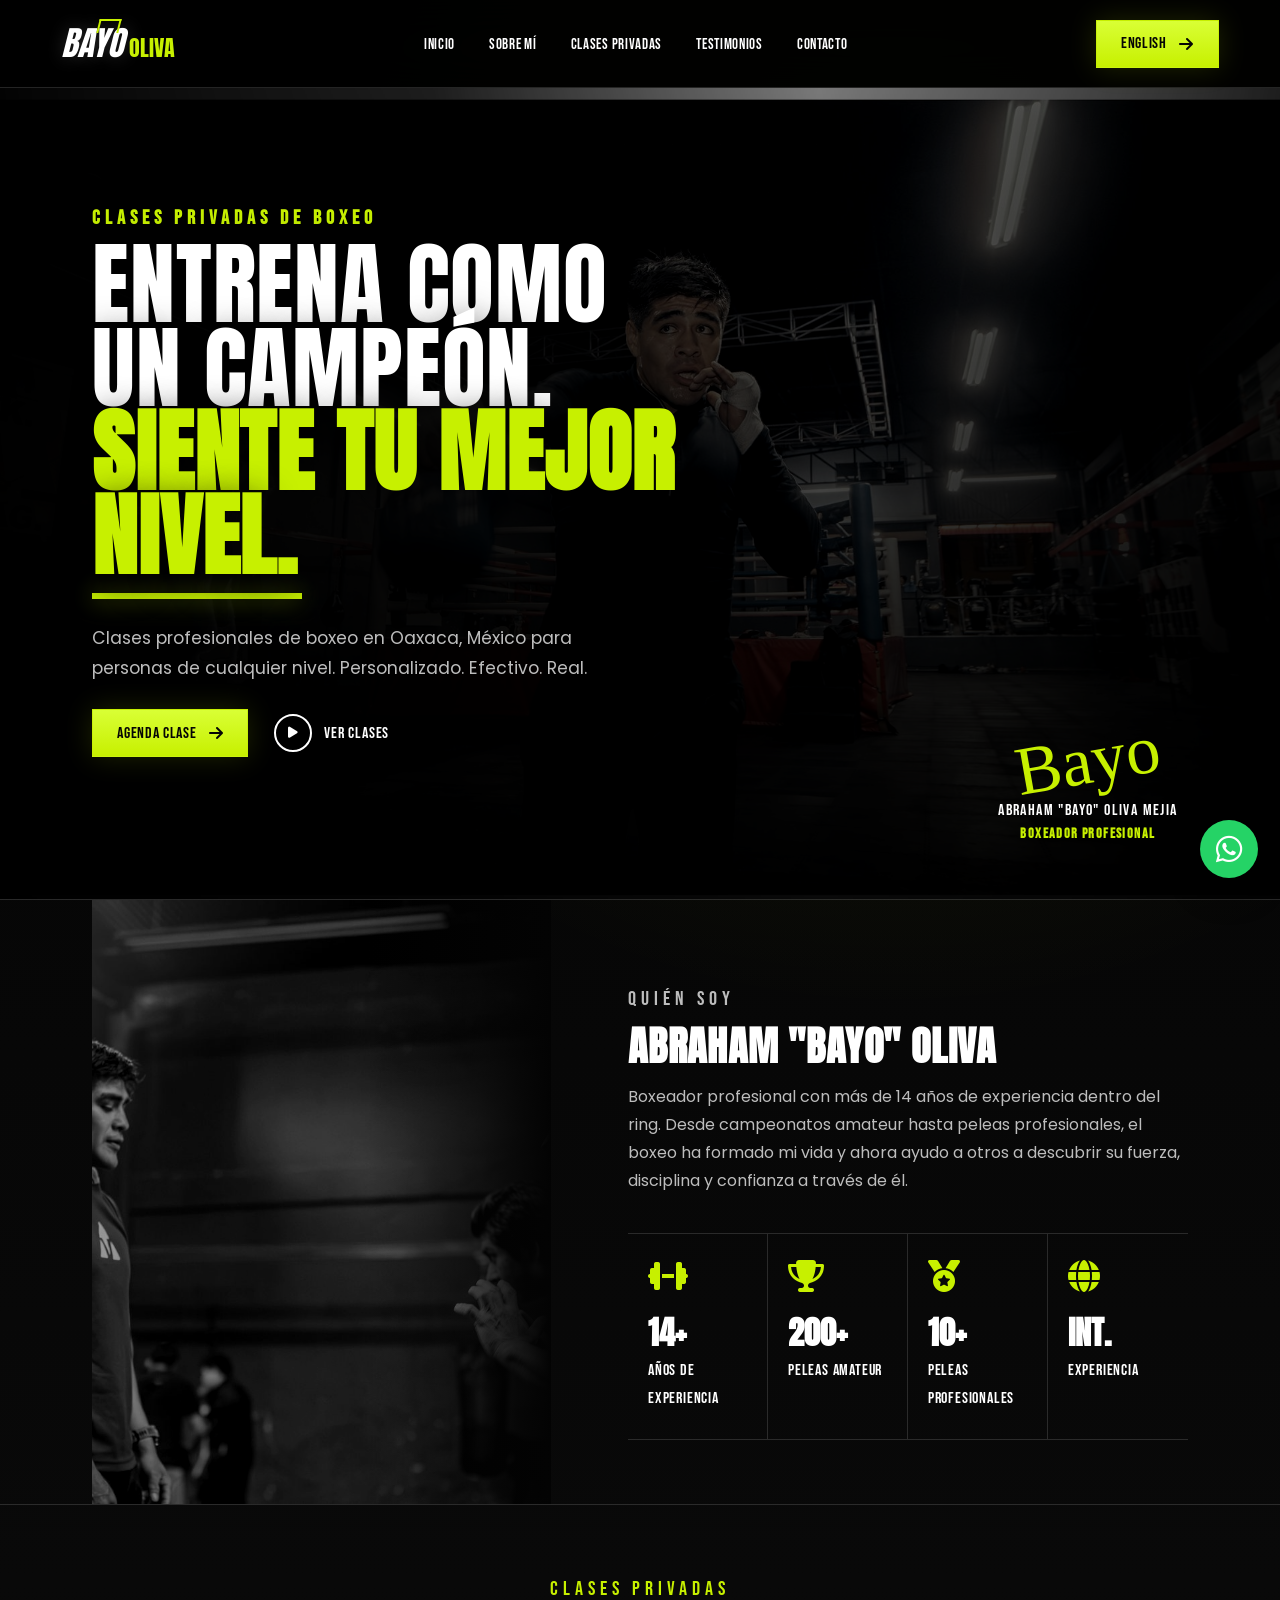
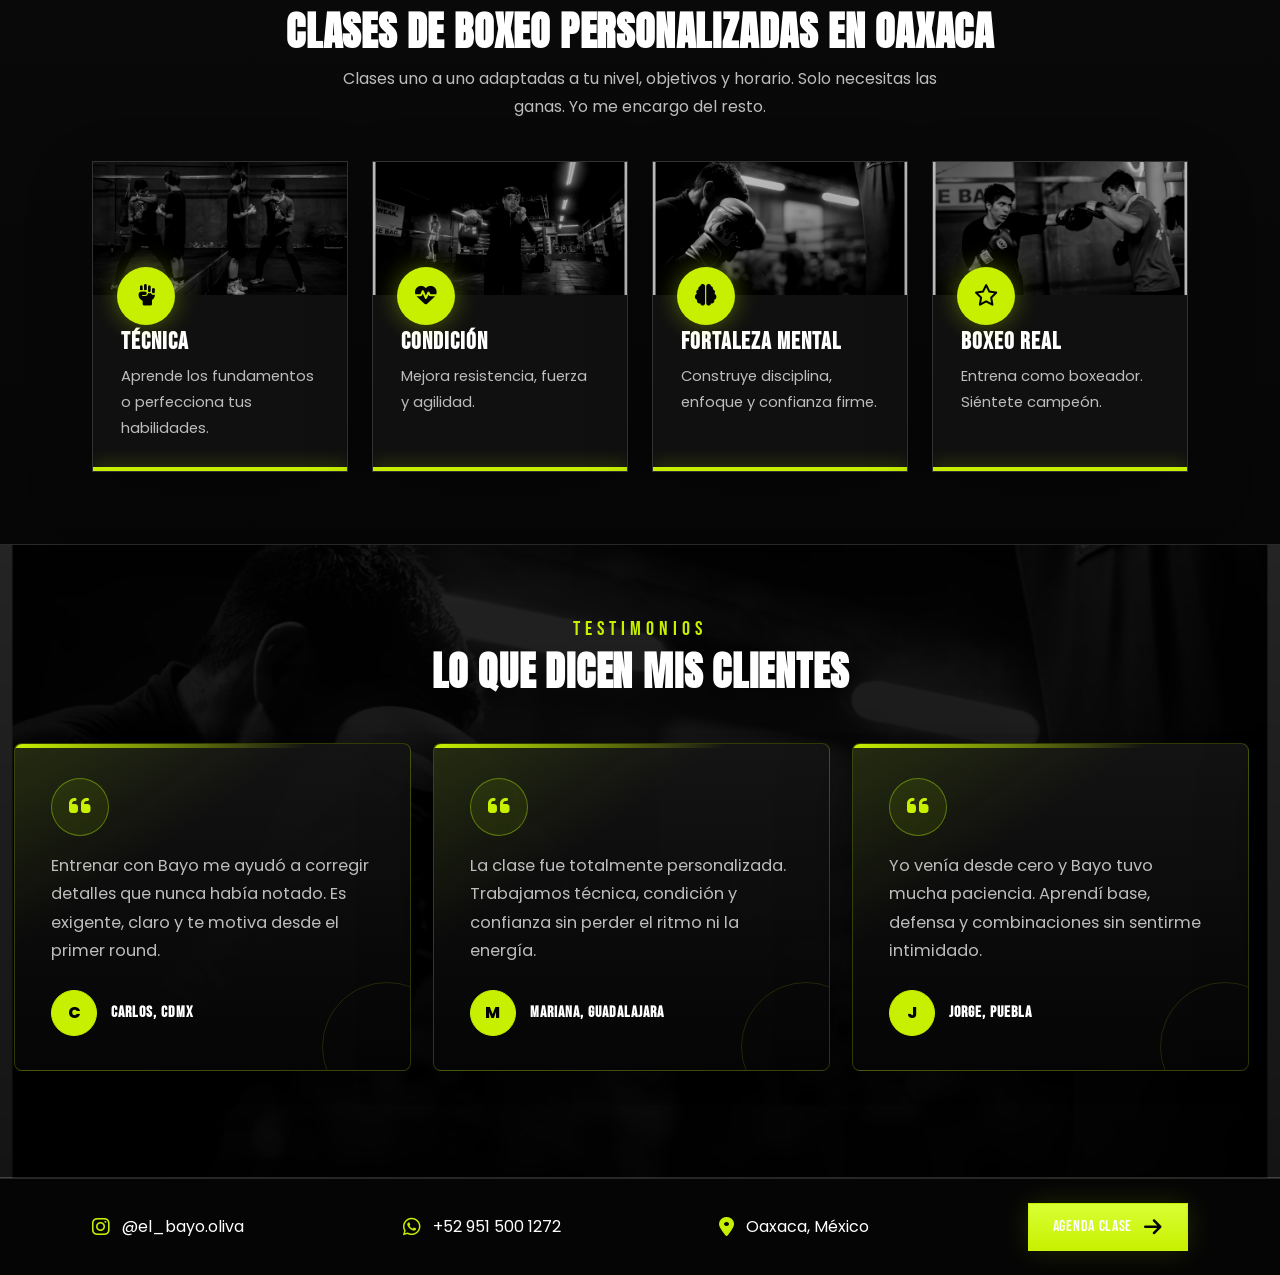
<file: index.html>
<!DOCTYPE html>
<html lang="es">
<head>

    <meta charset="UTF-8">
    <meta name="viewport" content="width=device-width, initial-scale=1.0">

    <title>Clases Privadas de Boxeo | Bayo Oliva</title>

    <meta
        name="description"
        content="Clases privadas de boxeo en Oaxaca, México con Bayo Oliva. Entrenamiento personalizado de técnica, condición, mentalidad y boxeo real."
    >

    <link rel="canonical" href="https://www.bayocoach.com/">
    <link rel="alternate" hreflang="es" href="https://www.bayocoach.com/">
    <link rel="alternate" hreflang="en" href="https://www.bayocoach.com/en/">
    <link rel="alternate" hreflang="x-default" href="https://www.bayocoach.com/">

    <meta property="og:type" content="website">
    <meta property="og:locale" content="es_MX">
    <meta property="og:title" content="Clases Privadas de Boxeo | Bayo Oliva">
    <meta
        property="og:description"
        content="Clases privadas de boxeo en Oaxaca, México con Bayo Oliva. Entrenamiento personalizado para técnica, condición, mentalidad y boxeo real."
    >
    <meta property="og:url" content="https://www.bayocoach.com/">
    <meta property="og:image" content="https://www.bayocoach.com/assets/hero/hero.jpg">

    <meta name="twitter:card" content="summary_large_image">
    <meta name="twitter:title" content="Clases Privadas de Boxeo | Bayo Oliva">
    <meta
        name="twitter:description"
        content="Clases privadas de boxeo en Oaxaca, México con Bayo Oliva. Entrenamiento personalizado para técnica, condición, mentalidad y boxeo real."
    >
    <meta name="twitter:image" content="https://www.bayocoach.com/assets/hero/hero.jpg">

    <script type="application/ld+json">
    {
        "@context": "https://schema.org",
        "@type": "SportsActivityLocation",
        "name": "Bayo Oliva",
        "url": "https://www.bayocoach.com/",
        "image": "https://www.bayocoach.com/assets/hero/hero.jpg",
        "telephone": "+529515001272",
        "address": {
            "@type": "PostalAddress",
            "addressLocality": "Oaxaca",
            "addressCountry": "MX"
        },
        "areaServed": {
            "@type": "Place",
            "name": "Oaxaca, México"
        },
        "sameAs": [
            "https://www.instagram.com/el_bayo.oliva"
        ],
        "contactPoint": {
            "@type": "ContactPoint",
            "telephone": "+529515001272",
            "contactType": "Reservas por WhatsApp",
            "url": "https://wa.me/529515001272"
        },
        "makesOffer": {
            "@type": "Offer",
            "itemOffered": {
                "@type": "Service",
                "name": "Clases privadas de boxeo",
                "areaServed": "Oaxaca, México"
            }
        }
    }
    </script>

    <link rel="preconnect" href="https://fonts.googleapis.com">
    <link rel="preconnect" href="https://fonts.gstatic.com" crossorigin>
    <link rel="preconnect" href="https://cdnjs.cloudflare.com">

    <link href="https://fonts.googleapis.com/css2?family=Anton&family=Bebas+Neue&family=Poppins:wght@300;400;500;600;700;800&display=swap" rel="stylesheet">

    <link
        rel="stylesheet"
        href="https://cdnjs.cloudflare.com/ajax/libs/font-awesome/6.5.2/css/all.min.css"
    >

    <link rel="stylesheet" href="css/style.css?v=11">
    <link rel="icon" href="assets/favicon.svg" type="image/svg+xml">

</head>
<body>

    <header class="navbar">

        <a href="#home" class="logo" aria-label="Inicio de Bayo Oliva">
            <span class="logo-mark">BAYO</span>
            <span class="logo-name">OLIVA</span>
        </a>

        <nav aria-label="Navegación principal">
            <ul>
                <li><a href="#home">Inicio</a></li>
                <li><a href="#about">Sobre Mí</a></li>
                <li><a href="#classes">Clases Privadas</a></li>
                <li><a href="#testimonials">Testimonios</a></li>
                <li><a href="#contact">Contacto</a></li>
            </ul>
        </nav>

        <a
            href="https://www.bayocoach.com/en/"
            class="btn-primary nav-cta"
            aria-label="Ver sitio en inglés"
        >
            English
            <i class="fa-solid fa-arrow-right" aria-hidden="true"></i>
        </a>

    </header>

    <main>

        <section id="home" class="hero">

            <div class="hero-media" aria-hidden="true">
                <img src="assets/hero/hero.jpg" alt="" fetchpriority="high">
            </div>

            <div class="hero-content">

                <h1 class="eyebrow">Clases Privadas de Boxeo</h1>

                <p class="hero-title">
                    Entrena Como
                    <span>Un Campeón.</span>
                    <strong>Siente Tu Mejor Nivel.</strong>
                </p>

                <p class="description">
                    Clases profesionales de boxeo en Oaxaca, México para personas de cualquier nivel.
                    Personalizado. Efectivo. Real.
                </p>

                <div class="hero-buttons">

                    <a
                        href="https://wa.me/529515001272?text=Hola%2C%20quisiera%20pedir%20informaci%C3%B3n%20sobre%20las%20clases%20privadas%20de%20boxeo"
                        target="_blank"
                        rel="noopener noreferrer"
                        class="btn-primary"
                    >
                        Agenda Clase
                        <i class="fa-solid fa-arrow-right" aria-hidden="true"></i>
                    </a>

                    <a href="#classes" class="btn-video">
                        <span>
                            <i class="fa-solid fa-play" aria-hidden="true"></i>
                        </span>
                        Ver Clases
                    </a>

                </div>

            </div>

            <div class="hero-signature">
                <span>Bayo</span>
                <p>Abraham "Bayo" Oliva Mejia</p>
                <strong>Boxeador Profesional</strong>
            </div>

        </section>

        <section id="about" class="about section-split">

            <div class="about-image">
                <img
                    src="assets/about/about.jpg"
                    alt="Bayo Oliva dirigiendo una clase privada de boxeo"
                    loading="lazy"
                >
            </div>

            <div class="about-content">

                <p class="eyebrow">Quién Soy</p>

                <h2>Abraham "Bayo" Oliva</h2>

                <p>
                    Boxeador profesional con más de 14 años de experiencia dentro del ring.
                    Desde campeonatos amateur hasta peleas profesionales, el boxeo ha formado mi
                    vida y ahora ayudo a otros a descubrir su fuerza, disciplina
                    y confianza a través de él.
                </p>

                <div id="experience" class="stats">

                    <div class="stat">
                        <i class="fa-solid fa-dumbbell" aria-hidden="true"></i>
                        <h3>14+</h3>
                        <p>Años de Experiencia</p>
                    </div>

                    <div class="stat">
                        <i class="fa-solid fa-trophy" aria-hidden="true"></i>
                        <h3>200+</h3>
                        <p>Peleas Amateur</p>
                    </div>

                    <div class="stat">
                        <i class="fa-solid fa-medal" aria-hidden="true"></i>
                        <h3>10+</h3>
                        <p>Peleas Profesionales</p>
                    </div>

                    <div class="stat">
                        <i class="fa-solid fa-globe" aria-hidden="true"></i>
                        <h3>INT.</h3>
                        <p>Experiencia</p>
                    </div>

                </div>

            </div>

        </section>

        <section id="classes" class="classes">

            <p class="eyebrow">Clases Privadas</p>
            <h2>Clases de Boxeo Personalizadas en Oaxaca</h2>
            <p class="section-copy">
                Clases uno a uno adaptadas a tu nivel, objetivos y horario.
                Solo necesitas las ganas. Yo me encargo del resto.
            </p>

            <div class="cards">

                <article class="card">
                    <img
                        src="assets/classes/technique.jpg"
                        alt="Entrenador de boxeo enseñando técnica frente a un espejo"
                        loading="lazy"
                    >
                    <div class="card-body">
                        <span class="card-icon">
                            <i class="fa-solid fa-hand-fist" aria-hidden="true"></i>
                        </span>
                        <h3>Técnica</h3>
                        <p>Aprende los fundamentos o perfecciona tus habilidades.</p>
                    </div>
                </article>

                <article class="card">
                    <img
                        src="assets/classes/conditioning.jpg"
                        alt="Boxeador haciendo ejercicios de condición con guantes"
                        loading="lazy"
                    >
                    <div class="card-body">
                        <span class="card-icon">
                            <i class="fa-solid fa-heart-pulse" aria-hidden="true"></i>
                        </span>
                        <h3>Condición</h3>
                        <p>Mejora resistencia, fuerza y agilidad.</p>
                    </div>
                </article>

                <article class="card">
                    <img
                        src="assets/classes/mindset.jpg"
                        alt="Boxeador concentrado antes de golpear el costal"
                        loading="lazy"
                    >
                    <div class="card-body">
                        <span class="card-icon">
                            <i class="fa-solid fa-brain" aria-hidden="true"></i>
                        </span>
                        <h3>Fortaleza Mental</h3>
                        <p>Construye disciplina, enfoque y confianza firme.</p>
                    </div>
                </article>

                <article class="card">
                    <img
                        src="assets/classes/sparring.jpg"
                        alt="Dos boxeadores practicando ejercicios de sparring"
                        loading="lazy"
                    >
                    <div class="card-body">
                        <span class="card-icon">
                            <i class="fa-regular fa-star" aria-hidden="true"></i>
                        </span>
                        <h3>Boxeo Real</h3>
                        <p>Entrena como boxeador. Siéntete campeón.</p>
                    </div>
                </article>

            </div>

        </section>

        <section id="testimonials" class="testimonials">

            <p class="eyebrow">Testimonios</p>
            <h2>Lo Que Dicen Mis Clientes</h2>

            <div class="testimonial-grid">

                <blockquote class="testimonial">
                    <i class="fa-solid fa-quote-left" aria-hidden="true"></i>
                    <p>
                        Entrenar con Bayo me ayudó a corregir detalles que nunca había
                        notado. Es exigente, claro y te motiva desde el primer round.
                    </p>
                    <footer>
                        <span>C</span>
                        <strong>Carlos, CDMX</strong>
                    </footer>
                </blockquote>

                <blockquote class="testimonial">
                    <i class="fa-solid fa-quote-left" aria-hidden="true"></i>
                    <p>
                        La clase fue totalmente personalizada. Trabajamos técnica,
                        condición y confianza sin perder el ritmo ni la energía.
                    </p>
                    <footer>
                        <span>M</span>
                        <strong>Mariana, Guadalajara</strong>
                    </footer>
                </blockquote>

                <blockquote class="testimonial">
                    <i class="fa-solid fa-quote-left" aria-hidden="true"></i>
                    <p>
                        Yo venía desde cero y Bayo tuvo mucha paciencia. Aprendí base,
                        defensa y combinaciones sin sentirme intimidado.
                    </p>
                    <footer>
                        <span>J</span>
                        <strong>Jorge, Puebla</strong>
                    </footer>
                </blockquote>

                <blockquote class="testimonial">
                    <i class="fa-solid fa-quote-left" aria-hidden="true"></i>
                    <p>
                        Se nota la experiencia profesional. Cada ejercicio tiene un
                        objetivo y terminas cansado, pero con ganas de volver.
                    </p>
                    <footer>
                        <span>A</span>
                        <strong>Ana, Monterrey</strong>
                    </footer>
                </blockquote>

                <blockquote class="testimonial">
                    <i class="fa-solid fa-quote-left" aria-hidden="true"></i>
                    <p>
                        Me ayudó muchísimo con mi postura y mi resistencia. La energía
                        de la clase es seria, pero también muy humana.
                    </p>
                    <footer>
                        <span>L</span>
                        <strong>Luis, Oaxaca</strong>
                    </footer>
                </blockquote>

                <blockquote class="testimonial">
                    <i class="fa-solid fa-quote-left" aria-hidden="true"></i>
                    <p>
                        Si buscas boxeo real y no una clase genérica de gimnasio, esta
                        es la experiencia. Bayo te corrige y te impulsa.
                    </p>
                    <footer>
                        <span>V</span>
                        <strong>Valeria, Querétaro</strong>
                    </footer>
                </blockquote>

            </div>

        </section>

    </main>

    <footer id="contact" class="contact">

        <a
            href="https://www.instagram.com/el_bayo.oliva?igsh=MTJpazhqOWhmYXdpaw=="
            target="_blank"
            rel="noopener noreferrer"
        >
            <i class="fab fa-instagram" aria-hidden="true"></i>
            @el_bayo.oliva
        </a>

        <a
            href="https://wa.me/529515001272?text=Hola%2C%20quisiera%20pedir%20informaci%C3%B3n%20sobre%20las%20clases%20privadas%20de%20boxeo"
            target="_blank"
            rel="noopener noreferrer"
        >
            <i class="fab fa-whatsapp" aria-hidden="true"></i>
            +52 951 500 1272
        </a>

        <span>
            <i class="fa-solid fa-location-dot" aria-hidden="true"></i>
            Oaxaca, México
        </span>

        <a
            href="https://wa.me/529515001272?text=Hola%2C%20quisiera%20pedir%20informaci%C3%B3n%20sobre%20las%20clases%20privadas%20de%20boxeo"
            target="_blank"
            rel="noopener noreferrer"
            class="btn-primary"
        >
            Agenda Clase
            <i class="fa-solid fa-arrow-right" aria-hidden="true"></i>
        </a>

    </footer>

    <a
        href="https://wa.me/529515001272?text=Hola%2C%20quisiera%20pedir%20informaci%C3%B3n%20sobre%20las%20clases%20privadas%20de%20boxeo"
        target="_blank"
        rel="noopener noreferrer"
        class="whatsapp-float"
        aria-label="Contactar por WhatsApp"
    >
        <i class="fab fa-whatsapp" aria-hidden="true"></i>
    </a>

    <script src="js/main.js"></script>

</body>
</html>
</file>
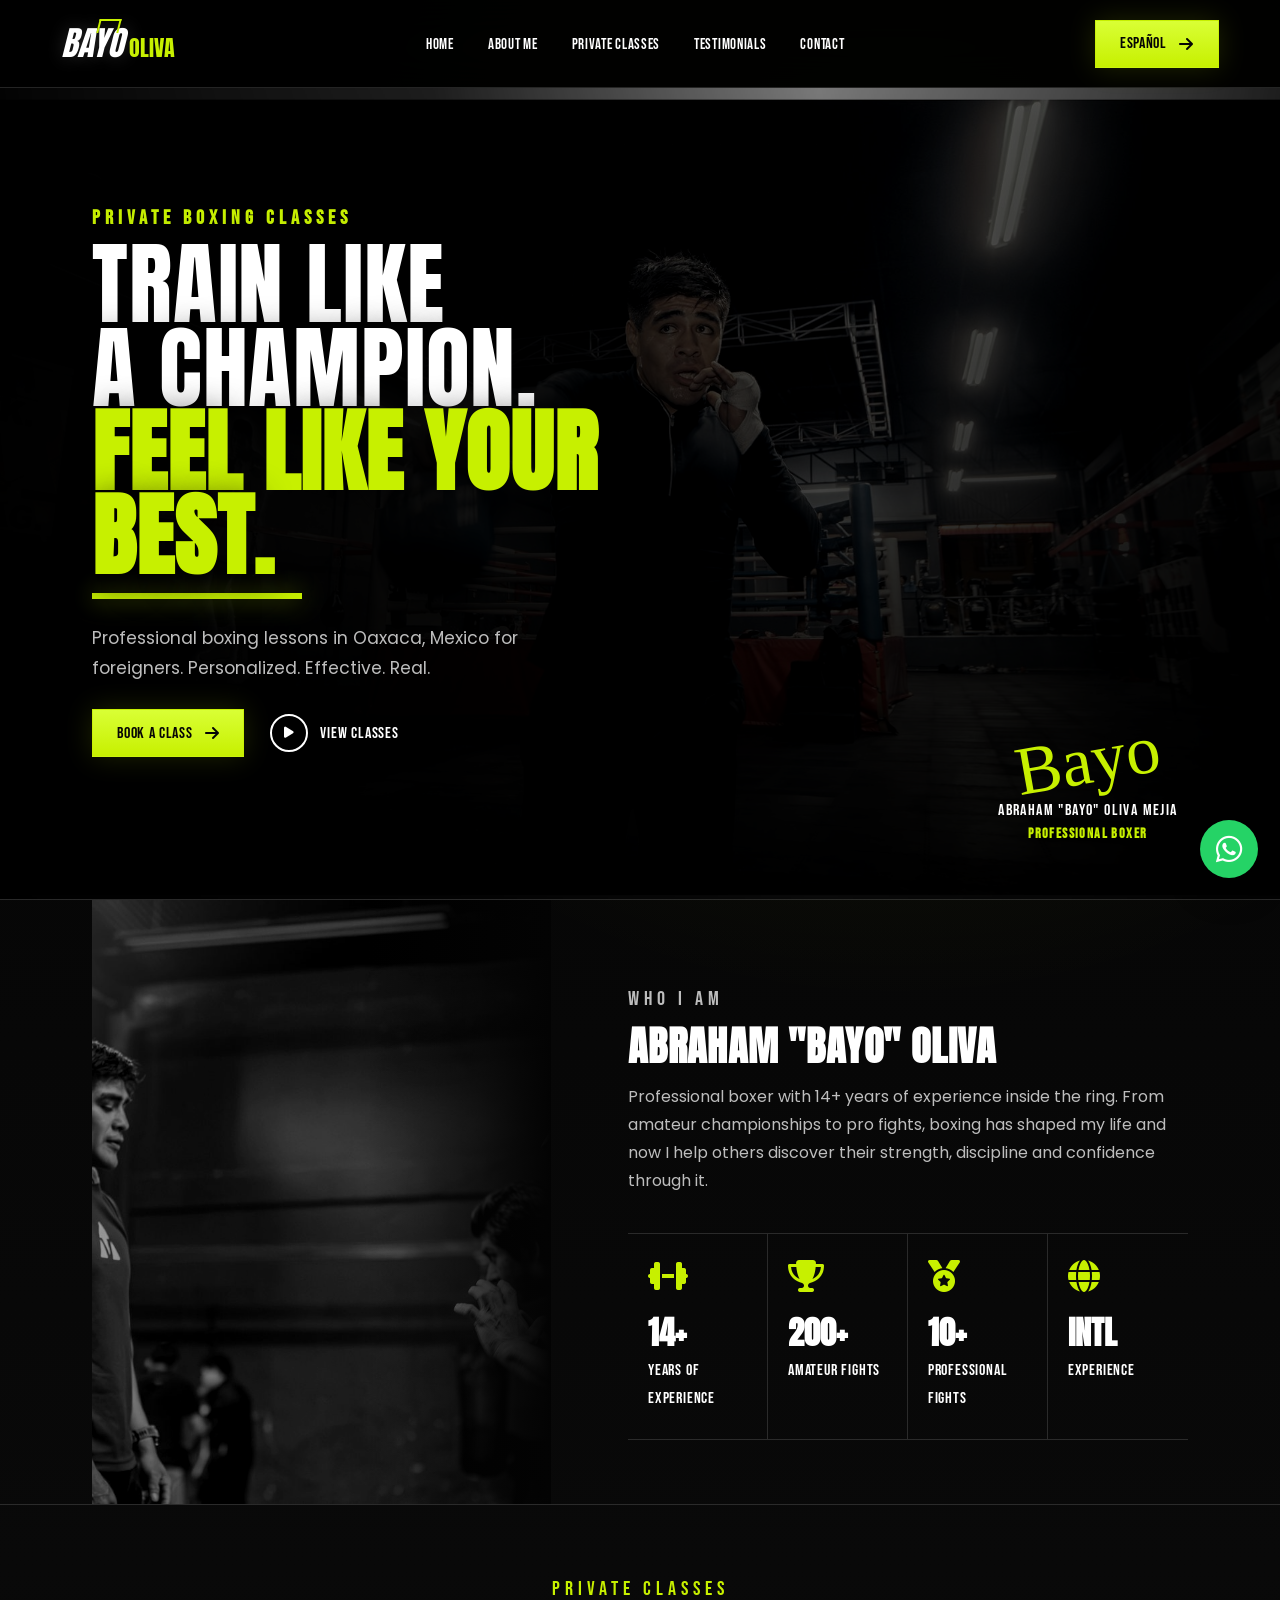
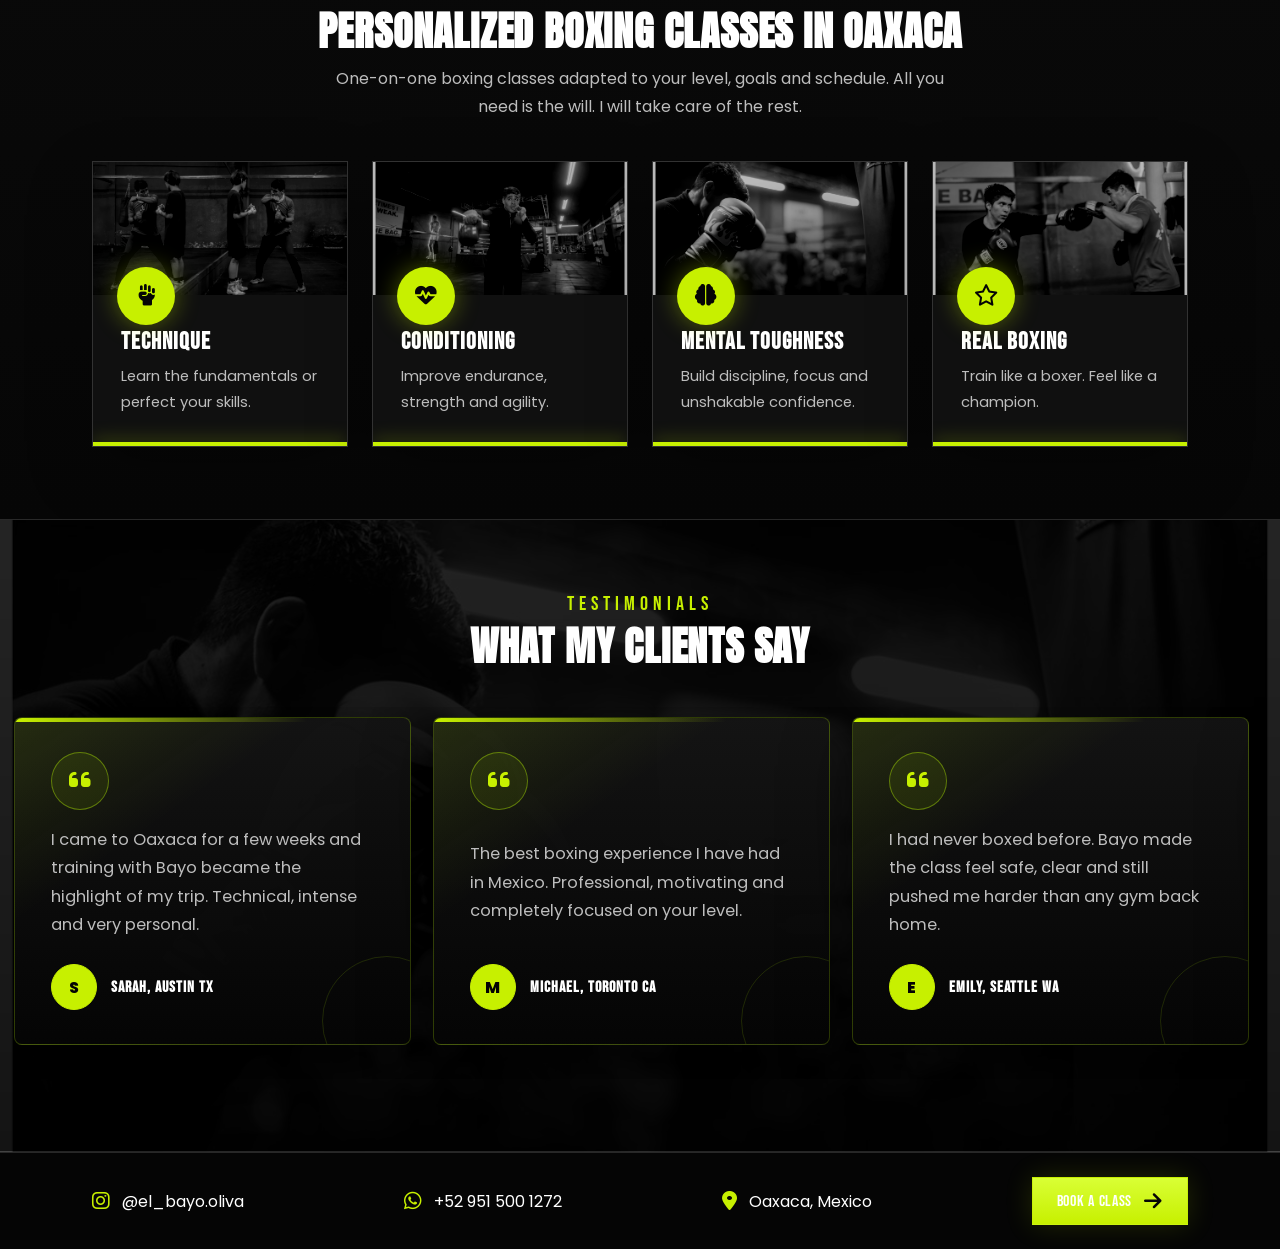
<file: en/index.html>
<!DOCTYPE html>
<html lang="en">
<head>

    <meta charset="UTF-8">
    <meta name="viewport" content="width=device-width, initial-scale=1.0">

    <title>Private Boxing Classes | Bayo Oliva</title>

    <meta
        name="description"
        content="Private boxing lessons in Oaxaca, Mexico with Bayo Oliva. Personalized boxing training for technique, conditioning, mindset and real boxing."
    >

    <link rel="canonical" href="https://www.bayocoach.com/en/">
    <link rel="alternate" hreflang="es" href="https://www.bayocoach.com/">
    <link rel="alternate" hreflang="en" href="https://www.bayocoach.com/en/">
    <link rel="alternate" hreflang="x-default" href="https://www.bayocoach.com/">

    <meta property="og:type" content="website">
    <meta property="og:locale" content="en_US">
    <meta property="og:title" content="Private Boxing Classes | Bayo Oliva">
    <meta
        property="og:description"
        content="Private boxing lessons in Oaxaca, Mexico with Bayo Oliva. Personalized boxing training for technique, conditioning, mindset and real boxing."
    >
    <meta property="og:url" content="https://www.bayocoach.com/en/">
    <meta property="og:image" content="https://www.bayocoach.com/assets/hero/hero.jpg">

    <meta name="twitter:card" content="summary_large_image">
    <meta name="twitter:title" content="Private Boxing Classes | Bayo Oliva">
    <meta
        name="twitter:description"
        content="Private boxing lessons in Oaxaca, Mexico with Bayo Oliva. Personalized boxing training for technique, conditioning, mindset and real boxing."
    >
    <meta name="twitter:image" content="https://www.bayocoach.com/assets/hero/hero.jpg">

    <script type="application/ld+json">
    {
        "@context": "https://schema.org",
        "@type": "SportsActivityLocation",
        "name": "Bayo Oliva",
        "url": "https://www.bayocoach.com/en/",
        "image": "https://www.bayocoach.com/assets/hero/hero.jpg",
        "telephone": "+529515001272",
        "address": {
            "@type": "PostalAddress",
            "addressLocality": "Oaxaca",
            "addressCountry": "MX"
        },
        "areaServed": {
            "@type": "Place",
            "name": "Oaxaca, Mexico"
        },
        "sameAs": [
            "https://www.instagram.com/el_bayo.oliva"
        ],
        "contactPoint": {
            "@type": "ContactPoint",
            "telephone": "+529515001272",
            "contactType": "WhatsApp bookings",
            "url": "https://wa.me/529515001272"
        },
        "makesOffer": {
            "@type": "Offer",
            "itemOffered": {
                "@type": "Service",
                "name": "Private boxing classes",
                "areaServed": "Oaxaca, Mexico"
            }
        }
    }
    </script>

    <link rel="preconnect" href="https://fonts.googleapis.com">
    <link rel="preconnect" href="https://fonts.gstatic.com" crossorigin>
    <link rel="preconnect" href="https://cdnjs.cloudflare.com">

    <link href="https://fonts.googleapis.com/css2?family=Anton&family=Bebas+Neue&family=Poppins:wght@300;400;500;600;700;800&display=swap" rel="stylesheet">

    <link
        rel="stylesheet"
        href="https://cdnjs.cloudflare.com/ajax/libs/font-awesome/6.5.2/css/all.min.css"
    >

    <link rel="stylesheet" href="../css/style.css?v=11">
    <link rel="icon" href="../assets/favicon.svg" type="image/svg+xml">

</head>
<body>

    <header class="navbar">

        <a href="#home" class="logo" aria-label="Bayo Oliva home">
            <span class="logo-mark">BAYO</span>
            <span class="logo-name">OLIVA</span>
        </a>

        <nav aria-label="Main navigation">
            <ul>
                <li><a href="#home">Home</a></li>
                <li><a href="#about">About Me</a></li>
                <li><a href="#classes">Private Classes</a></li>
                <li><a href="#testimonials">Testimonials</a></li>
                <li><a href="#contact">Contact</a></li>
            </ul>
        </nav>

        <a
            href="https://www.bayocoach.com/"
            class="btn-primary nav-cta"
            aria-label="View site in Spanish"
        >
            Español
            <i class="fa-solid fa-arrow-right" aria-hidden="true"></i>
        </a>

    </header>

    <main>

        <section id="home" class="hero">

            <div class="hero-media" aria-hidden="true">
                <img src="../assets/hero/hero.jpg" alt="" fetchpriority="high">
            </div>

            <div class="hero-content">

                <h1 class="eyebrow">Private Boxing Classes</h1>

                <p class="hero-title">
                    Train Like
                    <span>A Champion.</span>
                    <strong>Feel Like Your Best.</strong>
                </p>

                <p class="description">
                    Professional boxing lessons in Oaxaca, Mexico for foreigners.
                    Personalized. Effective. Real.
                </p>

                <div class="hero-buttons">

                    <a
                        href="https://wa.me/529515001272?text=Hello%2C%20I%20would%20like%20to%20get%20information%20about%20private%20boxing%20classes"
                        target="_blank"
                        rel="noopener noreferrer"
                        class="btn-primary"
                    >
                        Book a Class
                        <i class="fa-solid fa-arrow-right" aria-hidden="true"></i>
                    </a>

                    <a href="#classes" class="btn-video">
                        <span>
                            <i class="fa-solid fa-play" aria-hidden="true"></i>
                        </span>
                        View Classes
                    </a>

                </div>

            </div>

            <div class="hero-signature">
                <span>Bayo</span>
                <p>Abraham "Bayo" Oliva Mejia</p>
                <strong>Professional Boxer</strong>
            </div>

        </section>

        <section id="about" class="about section-split">

            <div class="about-image">
                <img
                    src="../assets/about/about.jpg"
                    alt="Bayo Oliva coaching a private boxing class"
                    loading="lazy"
                >
            </div>

            <div class="about-content">

                <p class="eyebrow">Who I Am</p>

                <h2>Abraham "Bayo" Oliva</h2>

                <p>
                    Professional boxer with 14+ years of experience inside the ring.
                    From amateur championships to pro fights, boxing has shaped my
                    life and now I help others discover their strength, discipline
                    and confidence through it.
                </p>

                <div id="experience" class="stats">

                    <div class="stat">
                        <i class="fa-solid fa-dumbbell" aria-hidden="true"></i>
                        <h3>14+</h3>
                        <p>Years of Experience</p>
                    </div>

                    <div class="stat">
                        <i class="fa-solid fa-trophy" aria-hidden="true"></i>
                        <h3>200+</h3>
                        <p>Amateur Fights</p>
                    </div>

                    <div class="stat">
                        <i class="fa-solid fa-medal" aria-hidden="true"></i>
                        <h3>10+</h3>
                        <p>Professional Fights</p>
                    </div>

                    <div class="stat">
                        <i class="fa-solid fa-globe" aria-hidden="true"></i>
                        <h3>INTL</h3>
                        <p>Experience</p>
                    </div>

                </div>

            </div>

        </section>

        <section id="classes" class="classes">

            <p class="eyebrow">Private Classes</p>
            <h2>Personalized Boxing Classes in Oaxaca</h2>
            <p class="section-copy">
                One-on-one boxing classes adapted to your level, goals and schedule.
                All you need is the will. I will take care of the rest.
            </p>

            <div class="cards">

                <article class="card">
                    <img
                        src="../assets/classes/technique.jpg"
                        alt="Boxing coach teaching technique in front of a mirror"
                        loading="lazy"
                    >
                    <div class="card-body">
                        <span class="card-icon">
                            <i class="fa-solid fa-hand-fist" aria-hidden="true"></i>
                        </span>
                        <h3>Technique</h3>
                        <p>Learn the fundamentals or perfect your skills.</p>
                    </div>
                </article>

                <article class="card">
                    <img
                        src="../assets/classes/conditioning.jpg"
                        alt="Boxer doing conditioning drills with gloves"
                        loading="lazy"
                    >
                    <div class="card-body">
                        <span class="card-icon">
                            <i class="fa-solid fa-heart-pulse" aria-hidden="true"></i>
                        </span>
                        <h3>Conditioning</h3>
                        <p>Improve endurance, strength and agility.</p>
                    </div>
                </article>

                <article class="card">
                    <img
                        src="../assets/classes/mindset.jpg"
                        alt="Boxer focused before striking the heavy bag"
                        loading="lazy"
                    >
                    <div class="card-body">
                        <span class="card-icon">
                            <i class="fa-solid fa-brain" aria-hidden="true"></i>
                        </span>
                        <h3>Mental Toughness</h3>
                        <p>Build discipline, focus and unshakable confidence.</p>
                    </div>
                </article>

                <article class="card">
                    <img
                        src="../assets/classes/sparring.jpg"
                        alt="Two boxers practicing sparring drills"
                        loading="lazy"
                    >
                    <div class="card-body">
                        <span class="card-icon">
                            <i class="fa-regular fa-star" aria-hidden="true"></i>
                        </span>
                        <h3>Real Boxing</h3>
                        <p>Train like a boxer. Feel like a champion.</p>
                    </div>
                </article>

            </div>

        </section>

        <section id="testimonials" class="testimonials">

            <p class="eyebrow">Testimonials</p>
            <h2>What My Clients Say</h2>

            <div class="testimonial-grid">

                <blockquote class="testimonial">
                    <i class="fa-solid fa-quote-left" aria-hidden="true"></i>
                    <p>
                        I came to Oaxaca for a few weeks and training with Bayo became
                        the highlight of my trip. Technical, intense and very personal.
                    </p>
                    <footer>
                        <span>S</span>
                        <strong>Sarah, Austin TX</strong>
                    </footer>
                </blockquote>

                <blockquote class="testimonial">
                    <i class="fa-solid fa-quote-left" aria-hidden="true"></i>
                    <p>
                        The best boxing experience I have had in Mexico. Professional,
                        motivating and completely focused on your level.
                    </p>
                    <footer>
                        <span>M</span>
                        <strong>Michael, Toronto CA</strong>
                    </footer>
                </blockquote>

                <blockquote class="testimonial">
                    <i class="fa-solid fa-quote-left" aria-hidden="true"></i>
                    <p>
                        I had never boxed before. Bayo made the class feel safe, clear
                        and still pushed me harder than any gym back home.
                    </p>
                    <footer>
                        <span>E</span>
                        <strong>Emily, Seattle WA</strong>
                    </footer>
                </blockquote>

                <blockquote class="testimonial">
                    <i class="fa-solid fa-quote-left" aria-hidden="true"></i>
                    <p>
                        Every round had a purpose. Footwork, defense, conditioning and
                        confidence all improved in just a few sessions.
                    </p>
                    <footer>
                        <span>D</span>
                        <strong>Daniel, Chicago IL</strong>
                    </footer>
                </blockquote>

                <blockquote class="testimonial">
                    <i class="fa-solid fa-quote-left" aria-hidden="true"></i>
                    <p>
                        I travel a lot and train everywhere. This was one of the most
                        authentic boxing sessions I have ever taken.
                    </p>
                    <footer>
                        <span>R</span>
                        <strong>Rachel, Vancouver CA</strong>
                    </footer>
                </blockquote>

                <blockquote class="testimonial">
                    <i class="fa-solid fa-quote-left" aria-hidden="true"></i>
                    <p>
                        Bayo explains like a teacher and trains like a fighter. I left
                        exhausted, happy and wanting another class.
                    </p>
                    <footer>
                        <span>A</span>
                        <strong>Alex, Denver CO</strong>
                    </footer>
                </blockquote>

            </div>

        </section>

    </main>

    <footer id="contact" class="contact">

        <a
            href="https://www.instagram.com/el_bayo.oliva?igsh=MTJpazhqOWhmYXdpaw=="
            target="_blank"
            rel="noopener noreferrer"
        >
            <i class="fab fa-instagram" aria-hidden="true"></i>
            @el_bayo.oliva
        </a>

        <a
            href="https://wa.me/529515001272?text=Hello%2C%20I%20would%20like%20to%20get%20information%20about%20private%20boxing%20classes"
            target="_blank"
            rel="noopener noreferrer"
        >
            <i class="fab fa-whatsapp" aria-hidden="true"></i>
            +52 951 500 1272
        </a>

        <span>
            <i class="fa-solid fa-location-dot" aria-hidden="true"></i>
            Oaxaca, Mexico
        </span>

        <a
            href="https://wa.me/529515001272?text=Hello%2C%20I%20would%20like%20to%20get%20information%20about%20private%20boxing%20classes"
            target="_blank"
            rel="noopener noreferrer"
            class="btn-primary"
        >
            Book a Class
            <i class="fa-solid fa-arrow-right" aria-hidden="true"></i>
        </a>

    </footer>

    <a
        href="https://wa.me/529515001272?text=Hello%2C%20I%20would%20like%20to%20get%20information%20about%20private%20boxing%20classes"
        target="_blank"
        rel="noopener noreferrer"
        class="whatsapp-float"
        aria-label="Contact by WhatsApp"
    >
        <i class="fab fa-whatsapp" aria-hidden="true"></i>
    </a>

    <script src="../js/main.js"></script>

</body>
</html>
</file>
<file: css/style.css>
:root {
    --primary:#C7F000;
    --primary-soft:#D9FF35;
    --black:#030303;
    --dark:#090909;
    --panel:#101010;
    --line:rgba(255,255,255,.14);
    --muted:#bdbdbd;
    --white:#ffffff;
}

*{
    margin:0;
    padding:0;
    box-sizing:border-box;
}

html{
    scroll-behavior:smooth;
}

body{
    font-family:'Poppins',sans-serif;
    background:
        radial-gradient(circle at 70% 8%, rgba(199,240,0,.12), transparent 28%),
        linear-gradient(180deg, #030303 0%, #090909 55%, #020202 100%);
    color:var(--white);
    overflow-x:hidden;
}

body::before{
    content:"";
    position:fixed;
    inset:0;
    pointer-events:none;
    z-index:-1;
    opacity:.28;
    background-image:
        linear-gradient(rgba(255,255,255,.025) 1px, transparent 1px),
        linear-gradient(90deg, rgba(255,255,255,.025) 1px, transparent 1px);
    background-size:48px 48px;
}

img{
    width:100%;
    display:block;
}

a{
    color:inherit;
    text-decoration:none;
}

section,
footer{
    scroll-margin-top:110px;
}

a:focus-visible{
    outline:3px solid var(--primary);
    outline-offset:4px;
}

.navbar{
    position:fixed;
    top:0;
    left:0;
    width:100%;
    z-index:1000;
    min-height:88px;
    display:grid;
    grid-template-columns:auto 1fr auto;
    align-items:center;
    gap:34px;
    padding:18px 4.8%;
    background:rgba(0,0,0,.92);
    border-bottom:1px solid var(--line);
    backdrop-filter:blur(18px);
}

.logo{
    display:flex;
    align-items:flex-end;
    gap:6px;
    line-height:.8;
    letter-spacing:0;
}

.logo-mark{
    position:relative;
    font-family:'Anton',sans-serif;
    font-size:2.1rem;
    font-style:italic;
    color:var(--white);
    text-shadow:0 0 18px rgba(255,255,255,.16);
}

.logo-mark::before{
    content:"";
    position:absolute;
    top:-11px;
    right:3px;
    width:18px;
    height:12px;
    border:2px solid var(--primary);
    border-bottom:0;
    transform:skew(-14deg);
}

.logo-name{
    font-family:'Anton',sans-serif;
    font-size:1.35rem;
    color:var(--primary);
}

nav ul{
    display:flex;
    justify-content:center;
    align-items:center;
    gap:34px;
    list-style:none;
}

nav{
    scrollbar-width:none;
}

nav::-webkit-scrollbar{
    display:none;
}

nav a{
    position:relative;
    font-family:'Bebas Neue',sans-serif;
    font-size:.96rem;
    letter-spacing:.7px;
    color:var(--white);
}

nav a::after{
    content:"";
    position:absolute;
    left:0;
    bottom:-8px;
    width:0;
    height:2px;
    background:var(--primary);
    transition:width .2s ease;
}

nav a:hover,
nav a:focus-visible{
    color:var(--primary);
}

nav a:hover::after,
nav a:focus-visible::after{
    width:100%;
}

.btn-primary{
    display:inline-flex;
    align-items:center;
    justify-content:center;
    gap:12px;
    min-height:48px;
    padding:0 24px;
    background:linear-gradient(180deg, var(--primary-soft), var(--primary));
    color:#050505;
    border:1px solid rgba(199,240,0,.7);
    box-shadow:0 0 28px rgba(199,240,0,.15);
    font-family:'Bebas Neue',sans-serif;
    font-size:1rem;
    letter-spacing:.7px;
    text-transform:uppercase;
    transition:transform .2s ease, box-shadow .2s ease;
}

.btn-primary:hover{
    transform:translateY(-2px);
    box-shadow:0 10px 38px rgba(199,240,0,.26);
}

.hero{
    position:relative;
    min-height:100vh;
    display:grid;
    align-items:center;
    padding:126px 7.2% 62px;
    border-bottom:1px solid var(--line);
    overflow:hidden;
}

.hero-media{
    position:absolute;
    inset:88px 0 0;
    z-index:-2;
}

.hero-media img{
    height:100%;
    object-fit:cover;
    object-position:67% center;
    filter:contrast(1.08) saturate(.82) brightness(.78);
}

.hero::before{
    content:"";
    position:absolute;
    inset:88px 0 0;
    z-index:-1;
    background:
        linear-gradient(90deg, rgba(0,0,0,.98) 0%, rgba(0,0,0,.82) 34%, rgba(0,0,0,.26) 64%, rgba(0,0,0,.82) 100%),
        linear-gradient(180deg, rgba(0,0,0,.18), rgba(0,0,0,.94));
}

.hero-content{
    max-width:620px;
}

.eyebrow{
    margin:0 0 12px;
    color:var(--primary);
    font-family:'Bebas Neue',sans-serif;
    font-size:1.22rem;
    letter-spacing:5px;
    text-transform:uppercase;
}

.hero-title,
section h2{
    font-family:'Anton',sans-serif;
    line-height:.94;
    letter-spacing:.8px;
    text-transform:uppercase;
}

.hero-title{
    margin:0;
    font-size:clamp(3.8rem, 7vw, 7.2rem);
    max-width:690px;
    text-shadow:0 8px 35px rgba(0,0,0,.85);
}

.hero-title span,
.hero-title strong{
    display:block;
}

.hero-title strong{
    position:relative;
    color:var(--primary);
}

.hero-title strong::after{
    content:"";
    display:block;
    width:210px;
    height:6px;
    margin-top:14px;
    background:var(--primary);
    box-shadow:0 0 24px rgba(199,240,0,.5);
}

.description,
.section-copy,
.about-content p,
.card p,
.testimonial p{
    color:var(--muted);
    line-height:1.75;
}

.description{
    max-width:510px;
    margin:24px 0 26px;
    font-size:1.08rem;
}

.hero-buttons{
    display:flex;
    align-items:center;
    flex-wrap:wrap;
    gap:26px;
}

.btn-video{
    display:inline-flex;
    align-items:center;
    gap:12px;
    font-family:'Bebas Neue',sans-serif;
    letter-spacing:.8px;
    text-transform:uppercase;
}

.btn-video span{
    width:38px;
    height:38px;
    display:grid;
    place-items:center;
    border:2px solid var(--white);
    border-radius:50%;
    font-size:.8rem;
}

.hero-signature{
    position:absolute;
    right:8%;
    bottom:54px;
    text-align:center;
}

.hero-signature span{
    display:block;
    color:var(--primary);
    font-family:'Brush Script MT','Segoe Script',cursive;
    font-size:4.3rem;
    line-height:1;
    transform:rotate(-10deg);
}

.hero-signature p,
.hero-signature strong{
    font-family:'Bebas Neue',sans-serif;
    letter-spacing:1.4px;
    text-transform:uppercase;
}

.hero-signature p{
    margin-top:6px;
    color:var(--white);
}

.hero-signature strong{
    color:var(--primary);
    font-size:.9rem;
}

.section-split{
    display:grid;
    grid-template-columns:.82fr 1fr;
    align-items:center;
    gap:7%;
    padding:0 7.2%;
    border-bottom:1px solid var(--line);
}

.about-image{
    align-self:stretch;
    min-height:390px;
    position:relative;
}

.about-image::after{
    content:"";
    position:absolute;
    inset:0;
    background:linear-gradient(90deg, transparent 60%, var(--black));
}

.about-image img{
    height:100%;
    min-height:390px;
    object-fit:cover;
    object-position:center;
    filter:grayscale(1) contrast(1.12) brightness(.76);
}

.about-content{
    padding:64px 0;
}

.about-content h2,
.classes h2,
.testimonials h2{
    font-size:clamp(2rem, 3.1vw, 3.3rem);
}

.about-content > p{
    max-width:650px;
    margin-top:18px;
}

.stats{
    display:grid;
    grid-template-columns:repeat(4,1fr);
    margin-top:38px;
    border-top:1px solid var(--line);
    border-bottom:1px solid var(--line);
}

.stat{
    min-height:150px;
    padding:26px 20px;
    border-right:1px solid var(--line);
}

.stat:last-child{
    border-right:0;
}

.stat i{
    color:var(--primary);
    font-size:2rem;
    margin-bottom:16px;
}

.stat h3{
    font-family:'Anton',sans-serif;
    font-size:2rem;
}

.stat p{
    color:var(--white);
    font-family:'Bebas Neue',sans-serif;
    letter-spacing:.8px;
    text-transform:uppercase;
}

.classes,
.testimonials{
    padding:72px 7.2%;
    text-align:center;
    border-bottom:1px solid var(--line);
}

.section-copy{
    max-width:640px;
    margin:14px auto 40px;
}

.cards{
    display:grid;
    grid-template-columns:repeat(4,1fr);
    gap:24px;
    text-align:left;
}

.card{
    position:relative;
    overflow:hidden;
    background:var(--panel);
    border:1px solid var(--line);
    box-shadow:0 24px 60px rgba(0,0,0,.28);
}

.card::after{
    content:"";
    position:absolute;
    left:0;
    right:0;
    bottom:0;
    height:4px;
    background:var(--primary);
    box-shadow:0 0 18px rgba(199,240,0,.55);
}

.card img{
    aspect-ratio:16/8.4;
    object-fit:cover;
    filter:grayscale(1) contrast(1.15) brightness(.72);
}

.card-body{
    position:relative;
    padding:32px 28px 30px;
}

.card-icon{
    position:absolute;
    top:-28px;
    left:24px;
    width:58px;
    height:58px;
    display:grid;
    place-items:center;
    color:#050505;
    background:var(--primary);
    border-radius:50%;
    box-shadow:0 0 24px rgba(199,240,0,.38);
    font-size:1.35rem;
}

.card h3{
    font-family:'Bebas Neue',sans-serif;
    font-size:1.5rem;
    letter-spacing:1px;
    text-transform:uppercase;
}

.card p{
    margin-top:8px;
    font-size:.92rem;
}

.testimonials{
    position:relative;
    overflow:hidden;
    background:
        linear-gradient(rgba(0,0,0,.86), rgba(0,0,0,.92)),
        url("../assets/classes/mindset.jpg") center/cover;
}

.testimonial-grid{
    display:flex;
    gap:22px;
    margin:42px -7.2% 0;
    padding:10px 7.2% 34px;
    overflow-x:auto;
    overscroll-behavior-x:contain;
    scroll-snap-type:x mandatory;
    scrollbar-color:var(--primary) rgba(255,255,255,.08);
    scrollbar-width:thin;
    border:0;
    text-align:left;
    cursor:grab;
}

.testimonial-grid::-webkit-scrollbar{
    height:8px;
}

.testimonial-grid::-webkit-scrollbar-track{
    margin:0 7.2vw;
    border-radius:999px;
    background:rgba(255,255,255,.08);
}

.testimonial-grid::-webkit-scrollbar-thumb{
    border-radius:999px;
    background:linear-gradient(90deg, var(--primary), #e6ff66);
}

.testimonial-grid:active{
    cursor:grabbing;
}

.testimonial{
    position:relative;
    flex:0 0 clamp(340px, 31vw, 440px);
    min-height:310px;
    display:flex;
    flex-direction:column;
    justify-content:space-between;
    padding:34px 36px;
    overflow:hidden;
    border:1px solid rgba(191,255,0,.22);
    border-radius:8px;
    background:
        linear-gradient(145deg, rgba(191,255,0,.11), transparent 34%),
        linear-gradient(180deg, rgba(20,20,20,.94), rgba(5,5,5,.92));
    box-shadow:0 24px 70px rgba(0,0,0,.45);
    scroll-snap-align:start;
    transition:transform .25s ease, border-color .25s ease, box-shadow .25s ease;
}

.testimonial::before{
    content:"";
    position:absolute;
    inset:0 0 auto;
    height:4px;
    background:linear-gradient(90deg, var(--primary), transparent 74%);
}

.testimonial::after{
    content:"";
    position:absolute;
    right:-42px;
    bottom:-42px;
    width:128px;
    height:128px;
    border:1px solid rgba(191,255,0,.18);
    border-radius:50%;
    opacity:.75;
}

.testimonial:hover{
    transform:translateY(-8px);
    border-color:rgba(191,255,0,.56);
    box-shadow:0 34px 90px rgba(0,0,0,.58), 0 0 34px rgba(191,255,0,.1);
}

.testimonial > i{
    position:relative;
    z-index:1;
    color:var(--primary);
    width:58px;
    height:58px;
    display:grid;
    place-items:center;
    border:1px solid rgba(191,255,0,.38);
    border-radius:50%;
    background:rgba(191,255,0,.08);
    font-size:1.55rem;
    margin-bottom:16px;
}

.testimonial p{
    position:relative;
    z-index:1;
    font-size:1.02rem;
}

.testimonial footer{
    position:relative;
    z-index:1;
    display:flex;
    align-items:center;
    gap:14px;
    margin-top:24px;
}

.testimonial footer span{
    width:46px;
    height:46px;
    display:grid;
    place-items:center;
    border-radius:50%;
    background:var(--primary);
    border:1px solid var(--primary);
    color:#030303;
    font-weight:800;
}

.testimonial footer strong{
    font-family:'Bebas Neue',sans-serif;
    letter-spacing:1px;
    text-transform:uppercase;
}

.contact{
    display:grid;
    grid-template-columns:repeat(4,auto);
    justify-content:space-between;
    align-items:center;
    gap:28px;
    padding:24px 7.2%;
    background:#050505;
    border-top:1px solid var(--line);
}

.contact a,
.contact span{
    display:inline-flex;
    align-items:center;
    gap:12px;
    color:var(--white);
}

.contact i{
    color:var(--primary);
    font-size:1.25rem;
}

.contact .btn-primary i{
    color:#050505;
}

.whatsapp-float{
    position:fixed;
    right:22px;
    bottom:22px;
    z-index:900;
    width:58px;
    height:58px;
    display:grid;
    place-items:center;
    border-radius:50%;
    background:#25D366;
    color:white;
    font-size:1.9rem;
    box-shadow:0 14px 32px rgba(0,0,0,.4);
}

@media(max-width:1100px){
    .navbar{
        grid-template-columns:auto auto;
    }

    nav{
        grid-column:1/-1;
        order:3;
        overflow-x:auto;
    }

    nav ul{
        justify-content:flex-start;
        min-width:max-content;
    }

    .hero{
        padding-top:178px;
    }

    .hero-media,
    .hero::before{
        inset:130px 0 0;
    }

    .cards,
    .stats{
        grid-template-columns:repeat(2,1fr);
    }

    .section-split{
        grid-template-columns:1fr;
    }

    .stat{
        border-right:0;
    }

    .stat:not(:last-child){
        border-bottom:1px solid var(--line);
    }

    .testimonial{
        flex-basis:min(520px, 48vw);
    }

    .contact{
        grid-template-columns:1fr 1fr;
    }
}

@media(max-width:720px){
    .navbar{
        grid-template-columns:1fr auto;
        min-height:122px;
        padding:28px 6% 0;
        gap:18px;
        align-items:start;
        background:#000;
        border-bottom:10px solid rgba(255,255,255,.28);
    }

    .logo-mark{
        font-family:'Anton',sans-serif;
        font-size:2.15rem;
        font-style:normal;
        line-height:1;
    }

    .logo-mark::before{
        display:none;
    }

    .logo-name{
        align-self:center;
        font-size:1.15rem;
        line-height:1;
    }

    .nav-cta{
        min-height:62px;
        padding:0 24px;
        font-size:1.12rem;
    }

    nav{
        display:none;
    }

    nav ul{
        gap:26px;
        min-width:max-content;
    }

    nav a{
        font-size:1.02rem;
    }

    .hero{
        min-height:790px;
        padding:150px 6% 58px;
        align-items:start;
    }

    .hero-media{
        inset:122px 0 0;
    }

    .hero-media img{
        object-position:61% center;
        filter:contrast(1.08) saturate(.88) brightness(.7);
    }

    .hero::before{
        inset:122px 0 0;
        background:
            linear-gradient(90deg, rgba(0,0,0,.96) 0%, rgba(0,0,0,.82) 58%, rgba(0,0,0,.44) 100%),
            linear-gradient(180deg, rgba(0,0,0,.05), rgba(0,0,0,.96));
    }

    .hero-content{
        max-width:none;
        padding-top:34px;
    }

    .eyebrow{
        margin-bottom:20px;
        font-size:1.35rem;
        letter-spacing:4px;
    }

    .hero-title{
        font-size:clamp(4.05rem, 15.8vw, 5.25rem);
        max-width:680px;
        line-height:.98;
    }

    .hero-title strong::after{
        width:280px;
        height:7px;
        margin-top:18px;
    }

    .description{
        max-width:650px;
        margin:44px 0 34px;
        font-size:1.42rem;
        line-height:1.55;
    }

    .hero-buttons{
        gap:28px;
    }

    .hero .btn-primary{
        min-height:72px;
        padding:0 28px;
        font-size:1.2rem;
    }

    .btn-video{
        gap:14px;
        font-size:1.15rem;
    }

    .btn-video span{
        width:58px;
        height:58px;
        font-size:.95rem;
    }

    .hero-signature{
        display:none;
    }

    .about{
        position:relative;
        min-height:360px;
        padding-top:0;
        padding-bottom:0;
        overflow:hidden;
    }

    .about-image{
        position:absolute;
        inset:0;
        min-height:100%;
        z-index:-2;
    }

    .about-image::after{
        background:rgba(0,0,0,.82);
    }

    .about-image img{
        min-height:100%;
        height:100%;
        filter:grayscale(1) contrast(1.12) brightness(.45);
    }

    .about-content{
        padding:48px 0 50px;
    }

    .about-content h2{
        max-width:650px;
        font-size:clamp(2rem, 8.4vw, 3rem);
    }

    .about-content > p{
        margin-top:18px;
        font-size:1.05rem;
        line-height:1.55;
    }

    .stats{
        grid-template-columns:repeat(4,1fr);
        gap:0;
        margin-top:28px;
        border-top:0;
        border-bottom:0;
    }

    .stat{
        min-height:82px;
        padding:0 8px;
        text-align:center;
        border-right:1px solid var(--line);
        border-bottom:0;
    }

    .stat:last-child{
        border-right:0;
    }

    .stat i{
        display:none;
    }

    .stat h3{
        font-size:1.8rem;
    }

    .stat p{
        margin-top:4px;
        font-size:.78rem;
        line-height:1.25;
    }

    .section-split,
    .classes,
    .testimonials{
        padding-left:6%;
        padding-right:6%;
    }

    .classes{
        padding-top:62px;
        padding-bottom:70px;
    }

    .classes .eyebrow{
        text-align:center;
        margin-bottom:12px;
    }

    .classes h2{
        max-width:620px;
        margin:0 auto;
        font-size:clamp(2.2rem, 9vw, 3rem);
        line-height:1.08;
    }

    .section-copy{
        max-width:570px;
        margin:18px auto 40px;
        font-size:1.05rem;
        line-height:1.45;
    }

    .cards,
    .contact{
        grid-template-columns:1fr;
    }

    .cards{
        grid-template-columns:repeat(2,minmax(0,1fr));
        gap:24px;
    }

    .card img{
        aspect-ratio:16/9;
    }

    .card-body{
        min-height:150px;
        padding:38px 18px 22px 88px;
    }

    .card-icon{
        top:-30px;
        left:24px;
        width:68px;
        height:68px;
        font-size:1.45rem;
    }

    .card h3{
        font-size:1.18rem;
        letter-spacing:.6px;
        white-space:nowrap;
    }

    .card p{
        font-size:.92rem;
        line-height:1.45;
    }

    .contact{
        justify-content:start;
    }

    .testimonials{
        padding-top:64px;
        padding-bottom:70px;
        overflow:hidden;
    }

    .testimonials h2{
        max-width:620px;
        margin:0 auto;
        font-size:clamp(2.2rem, 9vw, 3rem);
        line-height:1.08;
    }

    .testimonial-grid{
        display:flex;
        gap:18px;
        margin:34px -6% 0;
        padding:0 6% 18px;
        overflow-x:auto;
        overscroll-behavior-x:contain;
        scroll-snap-type:x mandatory;
        scrollbar-width:none;
        border:0;
    }

    .testimonial-grid::-webkit-scrollbar{
        display:none;
    }

    .testimonial{
        flex:0 0 82%;
        min-height:330px;
        display:flex;
        flex-direction:column;
        justify-content:space-between;
        padding:30px 28px;
        border:1px solid rgba(191,255,0,.28);
        background:
            linear-gradient(145deg, rgba(191,255,0,.11), transparent 34%),
            linear-gradient(180deg, rgba(20,20,20,.94), rgba(5,5,5,.92));
        box-shadow:0 24px 60px rgba(0,0,0,.34);
        scroll-snap-align:start;
    }

    .testimonial:not(:last-child),
    .testimonial:nth-child(n+4){
        border-bottom:1px solid rgba(191,255,0,.28);
        border-top:1px solid rgba(191,255,0,.28);
    }

    .testimonial > i{
        margin-bottom:18px;
    }

    .testimonial p{
        font-size:1rem;
        line-height:1.65;
    }

    .testimonial footer{
        margin-top:26px;
    }

    .testimonial footer strong{
        font-size:1.05rem;
    }
}

@media(max-width:430px){
    .navbar{
        padding-left:5%;
        padding-right:5%;
    }

    .logo-mark{
        font-size:1.78rem;
    }

    .logo-name{
        font-size:.98rem;
    }

    .nav-cta{
        min-height:56px;
        padding:0 18px;
        font-size:1rem;
    }

    .hero{
        min-height:730px;
        padding-left:5%;
        padding-right:5%;
    }

    .hero-title{
        font-size:clamp(3.18rem, 15.4vw, 4.15rem);
    }

    .description{
        margin-top:34px;
        font-size:1.12rem;
    }

    .hero .btn-primary{
        min-height:58px;
        padding:0 20px;
        font-size:1rem;
    }

    .btn-video{
        font-size:.98rem;
    }

    .btn-video span{
        width:48px;
        height:48px;
    }

    .about-content h2{
        font-size:2.05rem;
    }

    .about-content > p{
        font-size:.98rem;
    }

    .stat h3{
        font-size:1.42rem;
    }

    .stat p{
        font-size:.65rem;
    }

    .classes h2{
        font-size:2.18rem;
    }

    .cards{
        gap:14px;
    }

    .card-body{
        min-height:154px;
        padding:34px 12px 20px 70px;
    }

    .card-icon{
        left:16px;
        width:58px;
        height:58px;
    }

    .card h3{
        font-size:.92rem;
    }

    .card p{
        font-size:.78rem;
    }

    .testimonial-grid{
        gap:14px;
    }

    .testimonial{
        flex-basis:86%;
        min-height:350px;
        padding:28px 24px;
    }

    .testimonial p{
        font-size:.94rem;
    }
}
</file>
